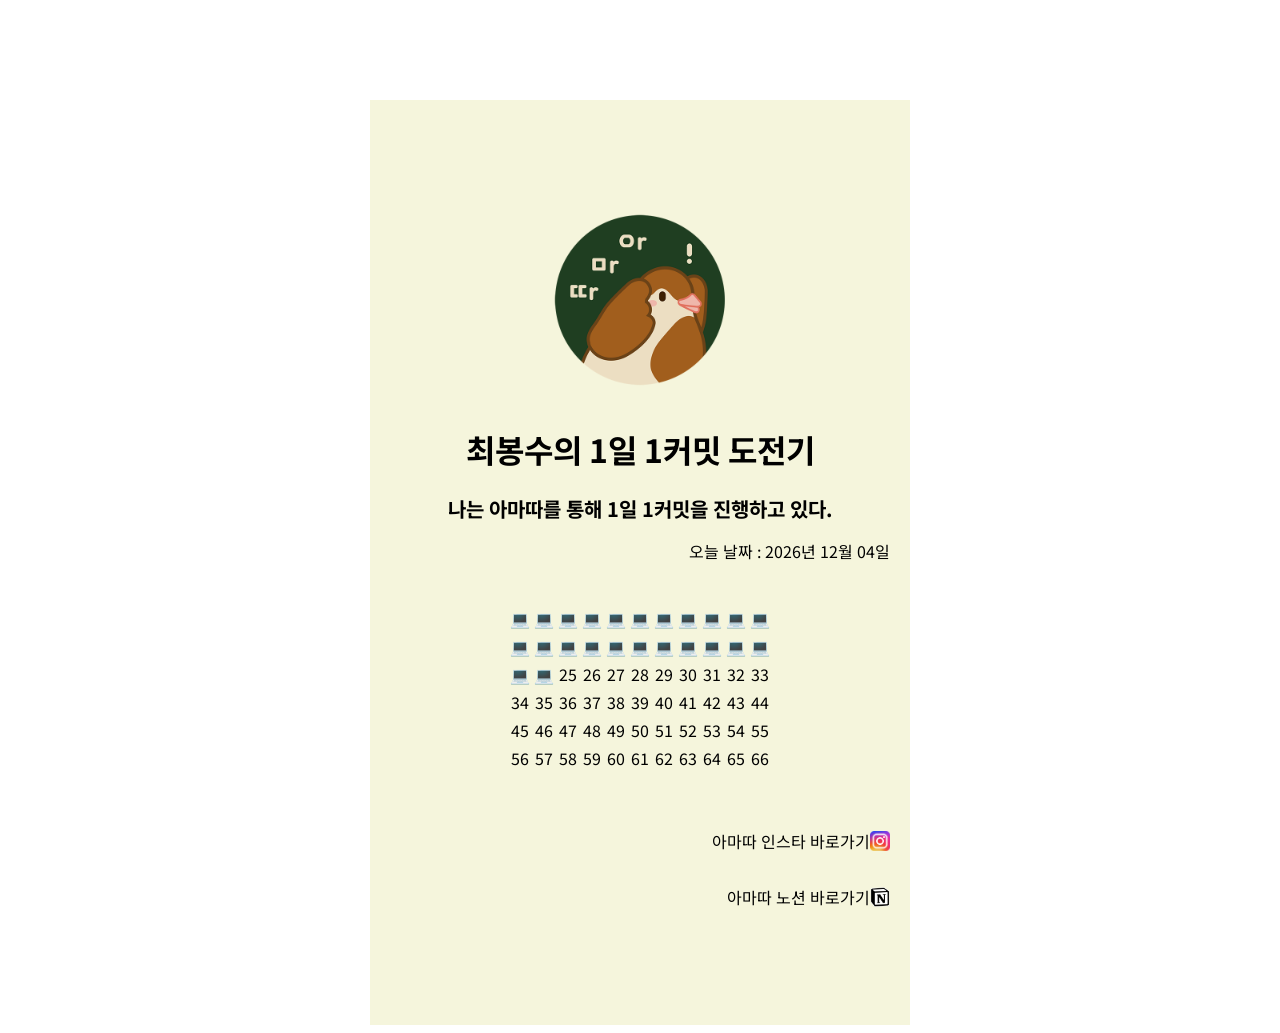
<file: index.html>
<!DOCTYPE html>
<html lang="en">
  <head>
    <meta charset="UTF-8" />
    <meta http-equiv="X-UA-Compatible" content="IE=edge" />
    <meta name="viewport" content="width=device-width, initial-scale=1.0" />
    <link rel="stylesheet" href="style.css" />
    <link rel="preconnect" href="https://fonts.googleapis.com" />
    <link rel="preconnect" href="https://fonts.gstatic.com" crossorigin />
    <link
      href="https://fonts.googleapis.com/css2?family=Noto+Sans+KR:wght@100;300;400;500;700;900&display=swap"
      rel="stylesheet"
    />
    <title>최봉수의 1일 1커밋</title>
  </head>
  <body>
    <div class="challengeNavigation">
  <img class="amaddaImg" src="amadda.png" />
      <h1>최봉수의 1일 1커밋 도전기</h1>
      <h2 class="mainTitle">나는 아마따를 통해 1일 1커밋을 진행하고 있다.</h2>
      <div class="today">오늘 날짜 : <span id="date"></span></div>
      <table class="amattaTable">
        <tr>
          <!-- 첫번째 줄 시작 -->
          <td>💻</td>
          <td>💻</td>
          <td>💻</td>
          <td>💻</td>
          <td>💻</td>
          <td>💻</td>
          <td>💻</td>
          <td>💻</td>
          <td>💻</td>
          <td>💻</td>
          <td>💻</td>
        </tr>
        <!-- 첫번째 줄 끝 -->
        <tr>
          <td>💻</td>
          <td>💻</td>
          <td>💻</td>
          <td>💻</td>
          <td>💻</td>
          <td>💻</td>
          <td>💻</td>
          <td>💻</td>
          <td>💻</td>
          <td>💻</td>
          <td>💻</td>
        </tr>
        <!-- 두번째 줄 끝 -->
        <tr>
          <td>💻</td>
          <td>💻</td>
          <td>25</td>
          <td>26</td>
          <td>27</td>
          <td>28</td>
          <td>29</td>
          <td>30</td>
          <td>31</td>
          <td>32</td>
          <td>33</td>
        </tr>
        <!-- 세번째 줄 끝 -->
        <tr>
          <td>34</td>
          <td>35</td>
          <td>36</td>
          <td>37</td>
          <td>38</td>
          <td>39</td>
          <td>40</td>
          <td>41</td>
          <td>42</td>
          <td>43</td>
          <td>44</td>
        </tr>
        <!-- 네번째 줄 끝 -->
        <tr>
          <td>45</td>
          <td>46</td>
          <td>47</td>
          <td>48</td>
          <td>49</td>
          <td>50</td>
          <td>51</td>
          <td>52</td>
          <td>53</td>
          <td>54</td>
          <td>55</td>
        </tr>
        <!-- 다섯번째 줄 끝 -->
        <tr>
          <td>56</td>
          <td>57</td>
          <td>58</td>
          <td>59</td>
          <td>60</td>
          <td>61</td>
          <td>62</td>
          <td>63</td>
          <td>64</td>
          <td>65</td>
          <td>66</td>
        </tr>
        <!-- 여섯번째 줄 끝 -->
      </table>
      <footer>
        <a href="https://instagram.com/ah.madda?utm_medium=copy_link" class="footerLink"
          ><p>아마따 인스타 바로가기</p>
          <img class="footerImg" src="instagram.png"
        /></a>
        <a href="https://www.notion.so/99a6c8f4eb344b24b33344420c3080cd" class="footerLink"
          ><p>아마따 노션 바로가기</p>
          <img class="footerImg" src="notion.png"
        /></a>
      </footer>
    </div>
  </body>
  <script>
    const today = new Date();
    const year = today.getFullYear();
    const month = ("0" + (today.getMonth() + 1)).slice(-2);
    const day = ("0" + today.getDate()).slice(-2);

    const dateString = year + "년 " + month + "월 " + day + "일";
    document.getElementById("date").innerText = dateString;
    document.getElementById("date").innerHTML = `<span>${dateString}</span>`;
  </script>
</html>
</file>
<file: style.css>
body {
  font-family: "Noto Sans KR", sans-serif;
}

.challengeNavigation {
  width: 500px;
  margin: 0 auto;
  margin-top: 100px;
  padding-top: 100px;
  padding: 100px 20px;
  background-color: beige;
  text-align: center;
}

.mainTitle {
  font-size: 20px;
}
.amaddaImg {
  width: 200px;
}
.today {
  text-align: right;
  margin-bottom: 40px;
}

.amattaTable {
  display: flex;
  justify-content: center;
}

.footerImg {
  width: 20px;
}
a {
  text-decoration: none;
  color: black;
}
footer {
  margin-top: 40px;
}

.footerLink {
  display: flex;
  justify-content: flex-end;
  align-items: center;
}
</file>
